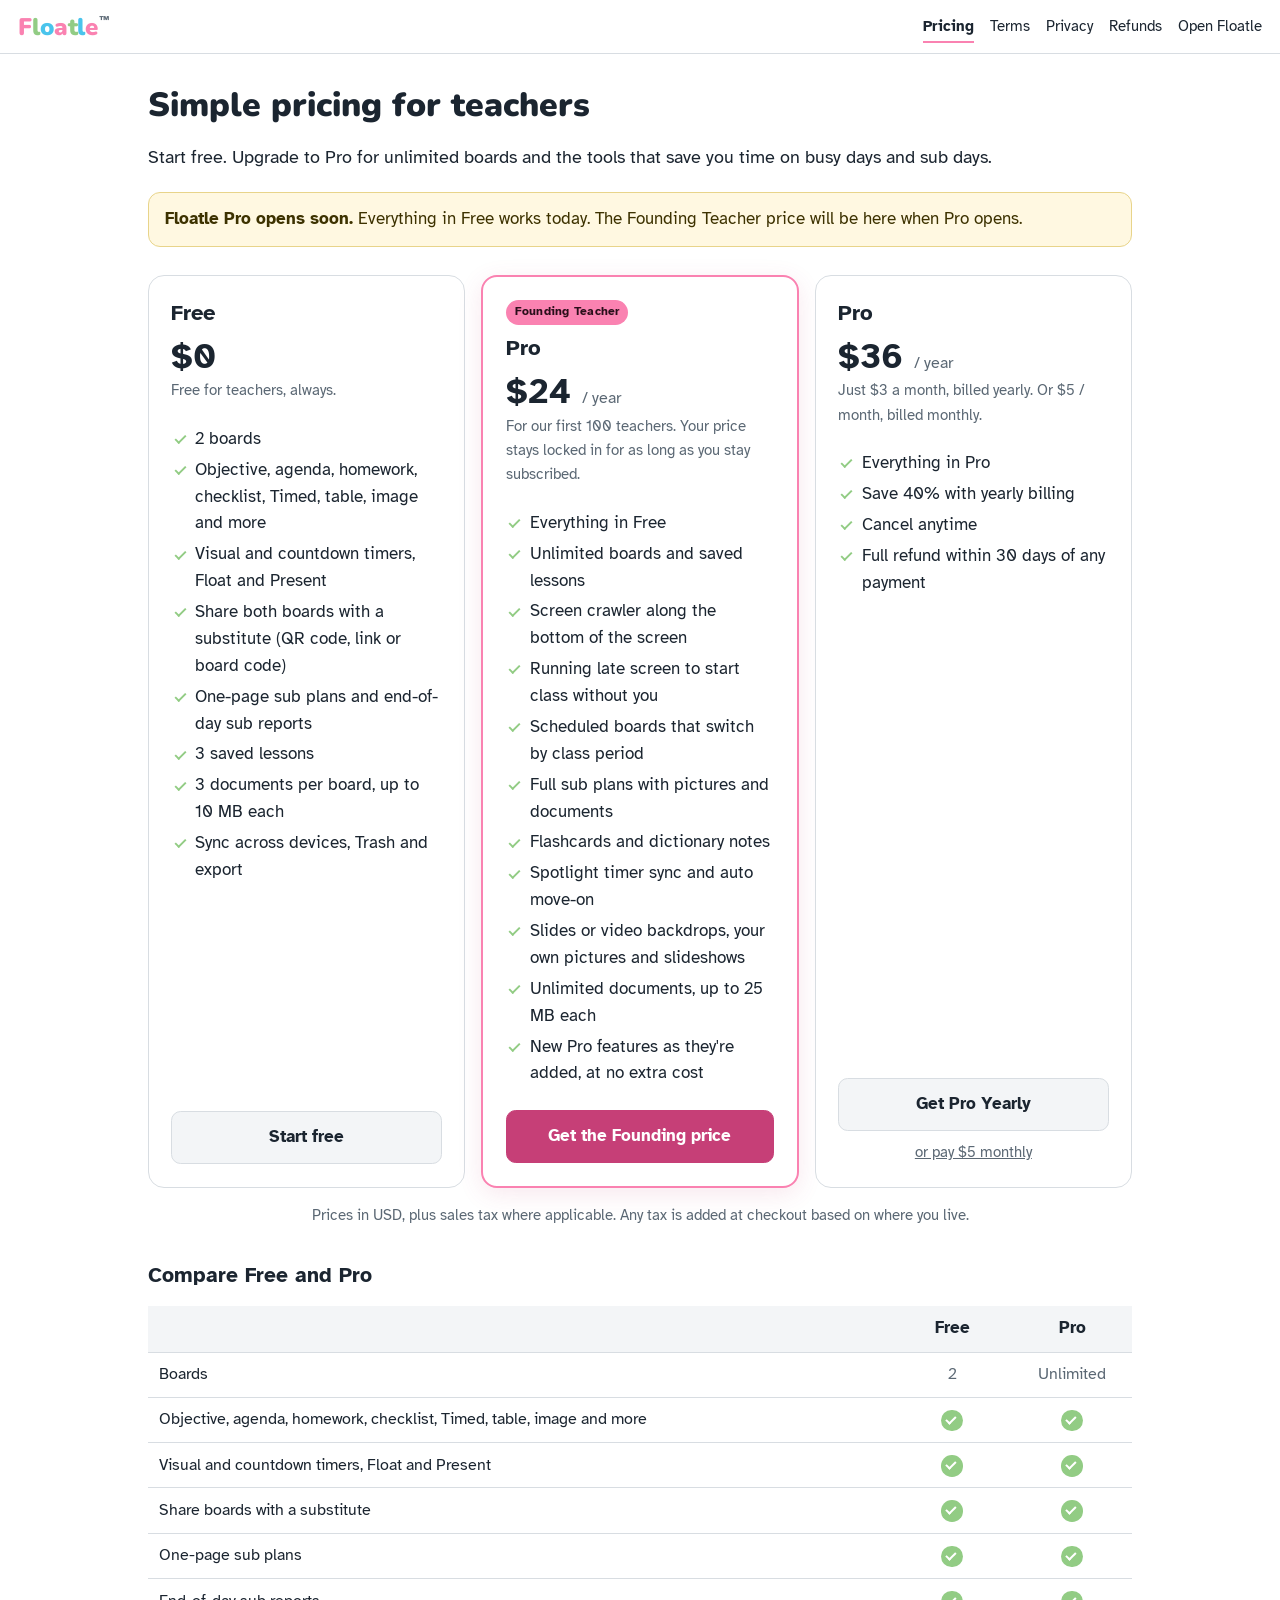
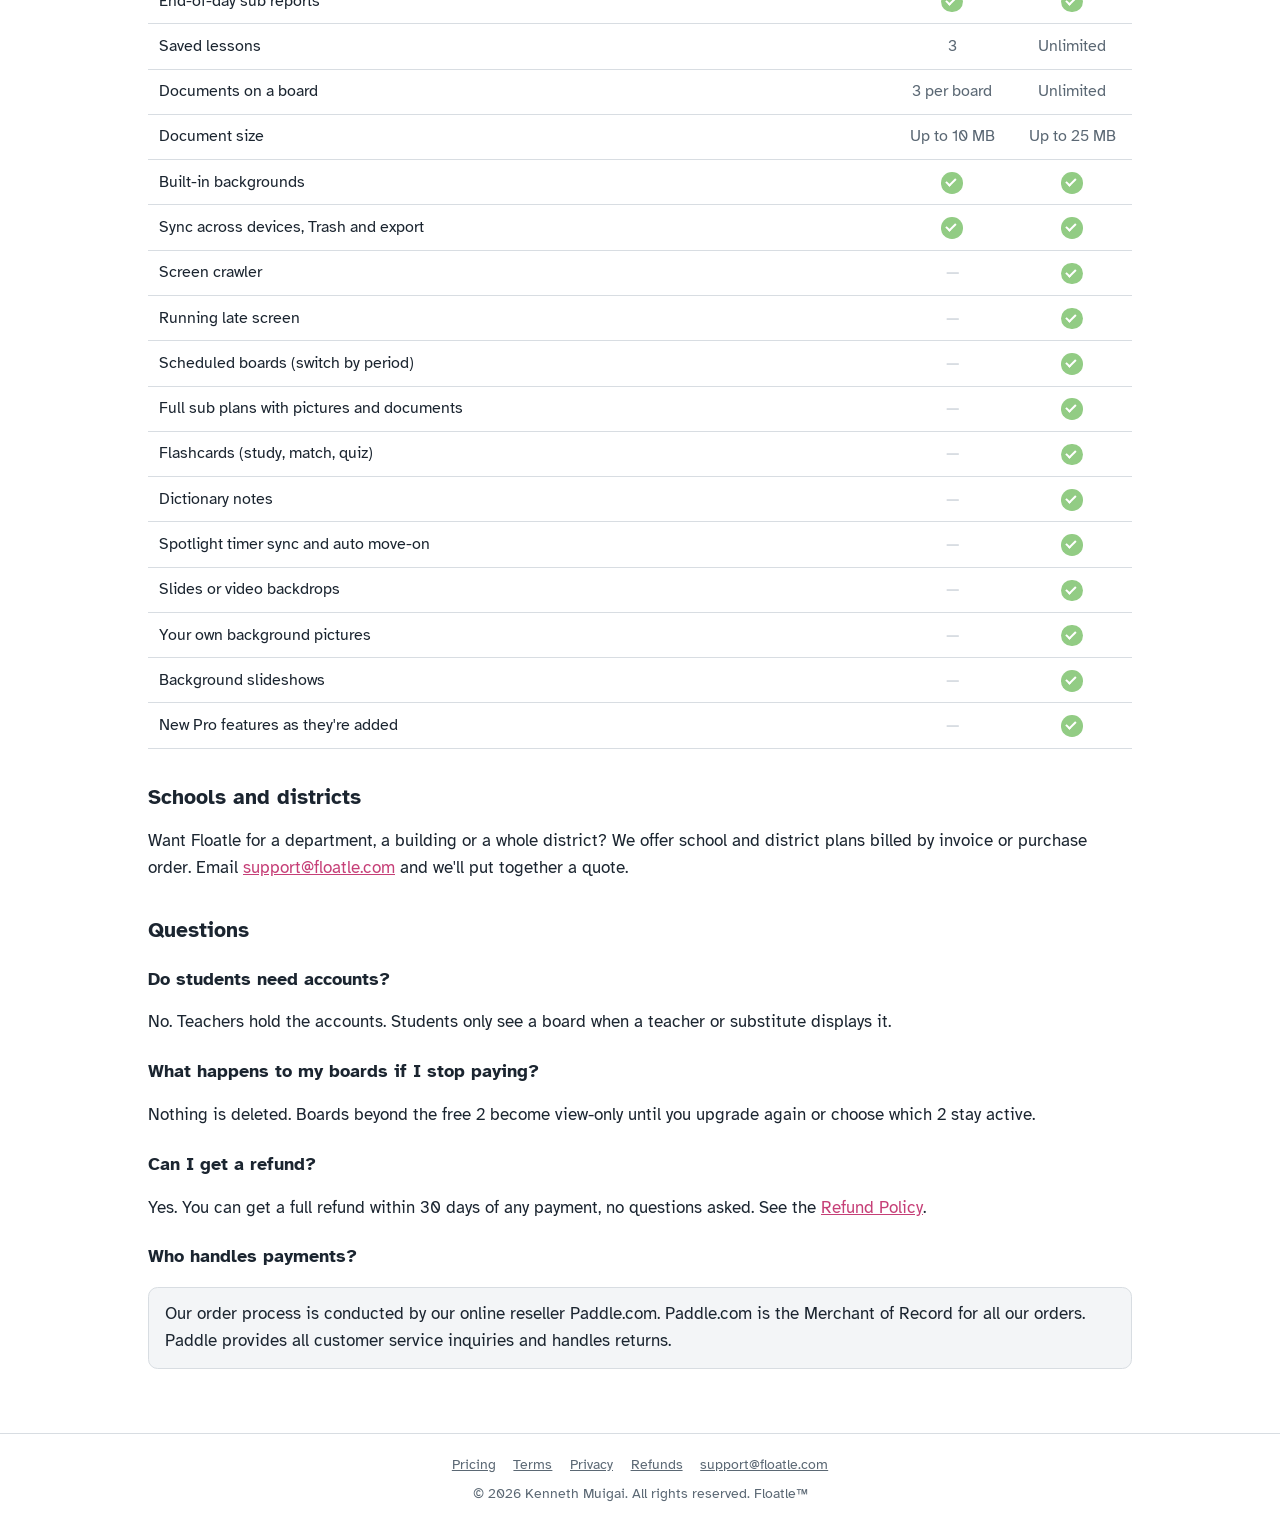
<file: pricing/index.html>
<!doctype html>
<html lang="en">
<head>
<!-- Google tag (gtag.js) -->
<script async src="https://www.googletagmanager.com/gtag/js?id=G-NQ3SSGYQ8H"></script>
<script>
  window.dataLayer = window.dataLayer || [];
  function gtag(){dataLayer.push(arguments);}
  gtag('js', new Date());

  gtag('config', 'G-NQ3SSGYQ8H');
</script>
<!-- PostHog -->
<script>
  !function(t,e){var o,n,p,r;e.__SV||(window.posthog=e,e._i=[],e.init=function(i,s,a){function g(t,e){var o=e.split(".");2==o.length&&(t=t[o[0]],e=o[1]),t[e]=function(){t.push([e].concat(Array.prototype.slice.call(arguments,0)))}}(p=t.createElement("script")).type="text/javascript",p.crossOrigin="anonymous",p.async=!0,p.src=s.api_host.replace(".i.posthog.com","-assets.i.posthog.com")+"/static/array.js",(r=t.getElementsByTagName("script")[0]).parentNode.insertBefore(p,r);var u=e;for(void 0!==a?u=e[a]=[]:a="posthog",u.people=u.people||[],u.toString=function(t){var e="posthog";return"posthog"!==a&&(e+="."+a),t||(e+=" (stub)"),e},u.people.toString=function(){return u.toString(1)+".people (stub)"},o="init capture register register_once register_for_session unregister unregister_for_session getFeatureFlag getFeatureFlagPayload isFeatureEnabled reloadFeatureFlags updateEarlyAccessFeatureEnrollment getEarlyAccessFeatures on onFeatureFlags onSessionId getSurveys getActiveMatchingSurveys renderSurvey canRenderSurvey getNextSurveyStep identify setPersonProperties group resetGroups setPersonPropertiesForFlags resetPersonPropertiesForFlags setGroupPropertiesForFlags resetGroupPropertiesForFlags reset get_distinct_id getGroups get_session_id get_session_replay_url alias set_config startSessionRecording stopSessionRecording sessionRecordingStarted captureException loadToolbar get_property getSessionProperty createPersonProfile opt_in_capturing opt_out_capturing has_opted_in_capturing has_opted_out_capturing clear_opt_in_out_capturing debug".split(" "),n=0;n<o.length;n++)g(u,o[n]);e._i.push([i,s,a])},e.__SV=1)}(document,window.posthog||[]);
  posthog.init('phc_Dftx2VMkqZRaVLuwxFUtVPhwd8fjwW3ZaotViiadcHuT', {
    api_host: 'https://us.i.posthog.com',
    person_profiles: 'identified_only',
    autocapture: true,
    mask_all_text: true,
    mask_all_element_attributes: true,
    capture_pageview: true,
    capture_pageleave: true,
    disable_session_recording: true,
    session_recording: { maskAllInputs: true, maskTextSelector: '*' }
  });
</script>
<meta charset="utf-8">
<meta name="viewport" content="width=device-width, initial-scale=1">
<title>Pricing · Floatle™</title>
<meta name="description" content="Floatle pricing: free for teachers, Pro for unlimited boards and themes.">
<meta name="theme-color" content="#173A55">
<meta name="author" content="Kenneth Muigai">
<link rel="icon" type="image/png" href="/assets/favicon.png">
<link rel="apple-touch-icon" href="/assets/apple-touch-icon.png">
<link rel="preconnect" href="https://fonts.googleapis.com">
<link rel="preconnect" href="https://fonts.gstatic.com" crossorigin>
<link rel="stylesheet" href="https://fonts.googleapis.com/css2?family=Atkinson+Hyperlegible:ital,wght@0,400;0,700;1,400&family=Nunito:wght@900&display=swap">
<link rel="stylesheet" href="/assets/legal.css">
</head>
<body>
<header class="top">
  <a class="brand" href="/" aria-label="Floatle home"><span class="c1">F</span><span class="c2">l</span><span class="c3">o</span><span class="c1">a</span><span class="c2">t</span><span class="c3">l</span><span class="c1">e</span><span class="tm" aria-hidden="true">™</span></a>
  <nav aria-label="Site"><a href="/pricing/" aria-current="page">Pricing</a><a href="/terms/">Terms</a><a href="/privacy/">Privacy</a><a href="/refunds/">Refunds</a><a href="/">Open Floatle</a></nav>
</header>
<main class="wide">
<h1>Simple pricing for teachers</h1>
<p class="lead">Start free. Upgrade to Pro for unlimited boards and the tools that save you time on busy days and sub days.</p>
<p class="launch-note"><b>Floatle Pro opens soon.</b> Everything in Free works today. The Founding Teacher price will be here when Pro opens.</p>

<div class="plans">
  <section class="plan">
    <h2>Free</h2>
    <p class="price">$0</p>
    <p class="alt">Free for teachers, always.</p>
    <ul>
      <li>2 boards</li>
      <li>Objective, agenda, homework, checklist, Timed, table, image and more</li>
      <li>Visual and countdown timers, Float and Present</li>
      <li>Share both boards with a substitute (QR code, link or board code)</li>
      <li>One-page sub plans and end-of-day sub reports</li>
      <li>3 saved lessons</li>
      <li>3 documents per board, up to 10 MB each</li>
      <li>Sync across devices, Trash and export</li>
    </ul>
    <a class="btn" href="/">Start free</a>
  </section>

  <section class="plan featured">
    <span class="tag">Founding Teacher</span>
    <h2>Pro</h2>
    <p class="price">$24 <small>/ year</small></p>
    <p class="alt">For our first 100 teachers. Your price stays locked in for as long as you stay subscribed.</p>
    <ul>
      <li>Everything in Free</li>
      <li>Unlimited boards and saved lessons</li>
      <li>Screen crawler along the bottom of the screen</li>
      <li>Running late screen to start class without you</li>
      <li>Scheduled boards that switch by class period</li>
      <li>Full sub plans with pictures and documents</li>
      <li>Flashcards and dictionary notes</li>
      <li>Spotlight timer sync and auto move-on</li>
      <li>Slides or video backdrops, your own pictures and slideshows</li>
      <li>Unlimited documents, up to 25 MB each</li>
      <li>New Pro features as they're added, at no extra cost</li>
    </ul>
    <a class="btn primary" href="/?upgrade=founding">Get the Founding price</a>
  </section>

  <section class="plan">
    <h2>Pro</h2>
    <p class="price">$36 <small>/ year</small></p>
    <p class="alt">Just $3 a month, billed yearly. Or $5 / month, billed monthly.</p>
    <ul>
      <li>Everything in Pro</li>
      <li>Save 40% with yearly billing</li>
      <li>Cancel anytime</li>
      <li>Full refund within 30 days of any payment</li>
    </ul>
    <a class="btn" href="/?upgrade=yearly">Get Pro Yearly</a>
    <a class="monthly-link" href="/?upgrade=monthly">or pay $5 monthly</a>
  </section>
</div>

<p class="price-note">Prices in USD, plus sales tax where applicable. Any tax is added at checkout based on where you live.</p>

<h2>Compare Free and Pro</h2>
<div class="table-wrap">
<table class="compare">
  <thead><tr><th scope="col"><span class="sr">Feature</span></th><th scope="col">Free</th><th scope="col">Pro</th></tr></thead>
  <tbody>
    <tr><th scope="row">Boards</th><td>2</td><td>Unlimited</td></tr>
    <tr><th scope="row">Objective, agenda, homework, checklist, Timed, table, image and more</th><td><span class="yes" role="img" aria-label="Included"></span></td><td><span class="yes" role="img" aria-label="Included"></span></td></tr>
    <tr><th scope="row">Visual and countdown timers, Float and Present</th><td><span class="yes" role="img" aria-label="Included"></span></td><td><span class="yes" role="img" aria-label="Included"></span></td></tr>
    <tr><th scope="row">Share boards with a substitute</th><td><span class="yes" role="img" aria-label="Included"></span></td><td><span class="yes" role="img" aria-label="Included"></span></td></tr>
    <tr><th scope="row">One-page sub plans</th><td><span class="yes" role="img" aria-label="Included"></span></td><td><span class="yes" role="img" aria-label="Included"></span></td></tr>
    <tr><th scope="row">End-of-day sub reports</th><td><span class="yes" role="img" aria-label="Included"></span></td><td><span class="yes" role="img" aria-label="Included"></span></td></tr>
    <tr><th scope="row">Saved lessons</th><td>3</td><td>Unlimited</td></tr>
    <tr><th scope="row">Documents on a board</th><td>3 per board</td><td>Unlimited</td></tr>
    <tr><th scope="row">Document size</th><td>Up to 10 MB</td><td>Up to 25 MB</td></tr>
    <tr><th scope="row">Built-in backgrounds</th><td><span class="yes" role="img" aria-label="Included"></span></td><td><span class="yes" role="img" aria-label="Included"></span></td></tr>
    <tr><th scope="row">Sync across devices, Trash and export</th><td><span class="yes" role="img" aria-label="Included"></span></td><td><span class="yes" role="img" aria-label="Included"></span></td></tr>
    <tr><th scope="row">Screen crawler</th><td><span class="no" role="img" aria-label="Not included">&mdash;</span></td><td><span class="yes" role="img" aria-label="Included"></span></td></tr>
    <tr><th scope="row">Running late screen</th><td><span class="no" role="img" aria-label="Not included">&mdash;</span></td><td><span class="yes" role="img" aria-label="Included"></span></td></tr>
    <tr><th scope="row">Scheduled boards (switch by period)</th><td><span class="no" role="img" aria-label="Not included">&mdash;</span></td><td><span class="yes" role="img" aria-label="Included"></span></td></tr>
    <tr><th scope="row">Full sub plans with pictures and documents</th><td><span class="no" role="img" aria-label="Not included">&mdash;</span></td><td><span class="yes" role="img" aria-label="Included"></span></td></tr>
    <tr><th scope="row">Flashcards (study, match, quiz)</th><td><span class="no" role="img" aria-label="Not included">&mdash;</span></td><td><span class="yes" role="img" aria-label="Included"></span></td></tr>
    <tr><th scope="row">Dictionary notes</th><td><span class="no" role="img" aria-label="Not included">&mdash;</span></td><td><span class="yes" role="img" aria-label="Included"></span></td></tr>
    <tr><th scope="row">Spotlight timer sync and auto move-on</th><td><span class="no" role="img" aria-label="Not included">&mdash;</span></td><td><span class="yes" role="img" aria-label="Included"></span></td></tr>
    <tr><th scope="row">Slides or video backdrops</th><td><span class="no" role="img" aria-label="Not included">&mdash;</span></td><td><span class="yes" role="img" aria-label="Included"></span></td></tr>
    <tr><th scope="row">Your own background pictures</th><td><span class="no" role="img" aria-label="Not included">&mdash;</span></td><td><span class="yes" role="img" aria-label="Included"></span></td></tr>
    <tr><th scope="row">Background slideshows</th><td><span class="no" role="img" aria-label="Not included">&mdash;</span></td><td><span class="yes" role="img" aria-label="Included"></span></td></tr>
    <tr><th scope="row">New Pro features as they're added</th><td><span class="no" role="img" aria-label="Not included">&mdash;</span></td><td><span class="yes" role="img" aria-label="Included"></span></td></tr>
  </tbody>
</table>
</div>

<h2>Schools and districts</h2>
<p>Want Floatle for a department, a building or a whole district? We offer school and district plans billed by invoice or purchase order. Email <a href="mailto:support@floatle.com">support@floatle.com</a> and we'll put together a quote.</p>

<section class="faq">
<h2>Questions</h2>
<h3>Do students need accounts?</h3>
<p>No. Teachers hold the accounts. Students only see a board when a teacher or substitute displays it.</p>
<h3>What happens to my boards if I stop paying?</h3>
<p>Nothing is deleted. Boards beyond the free 2 become view-only until you upgrade again or choose which 2 stay active.</p>
<h3>Can I get a refund?</h3>
<p>Yes. You can get a full refund within 30 days of any payment, no questions asked. See the <a href="/refunds/">Refund Policy</a>.</p>
<h3>Who handles payments?</h3>
<p class="mor">Our order process is conducted by our online reseller Paddle.com. Paddle.com is the Merchant of Record for all our orders. Paddle provides all customer service inquiries and handles returns.</p>
</section>
</main>
<footer class="foot">
  <nav aria-label="Legal"><a href="/pricing/" aria-current="page">Pricing</a><a href="/terms/">Terms</a><a href="/privacy/">Privacy</a><a href="/refunds/">Refunds</a><a href="mailto:support@floatle.com">support@floatle.com</a></nav>
  <div>&copy; 2026 Kenneth Muigai. All rights reserved. Floatle&trade;</div>
</footer>
</body>
</html>
</file>
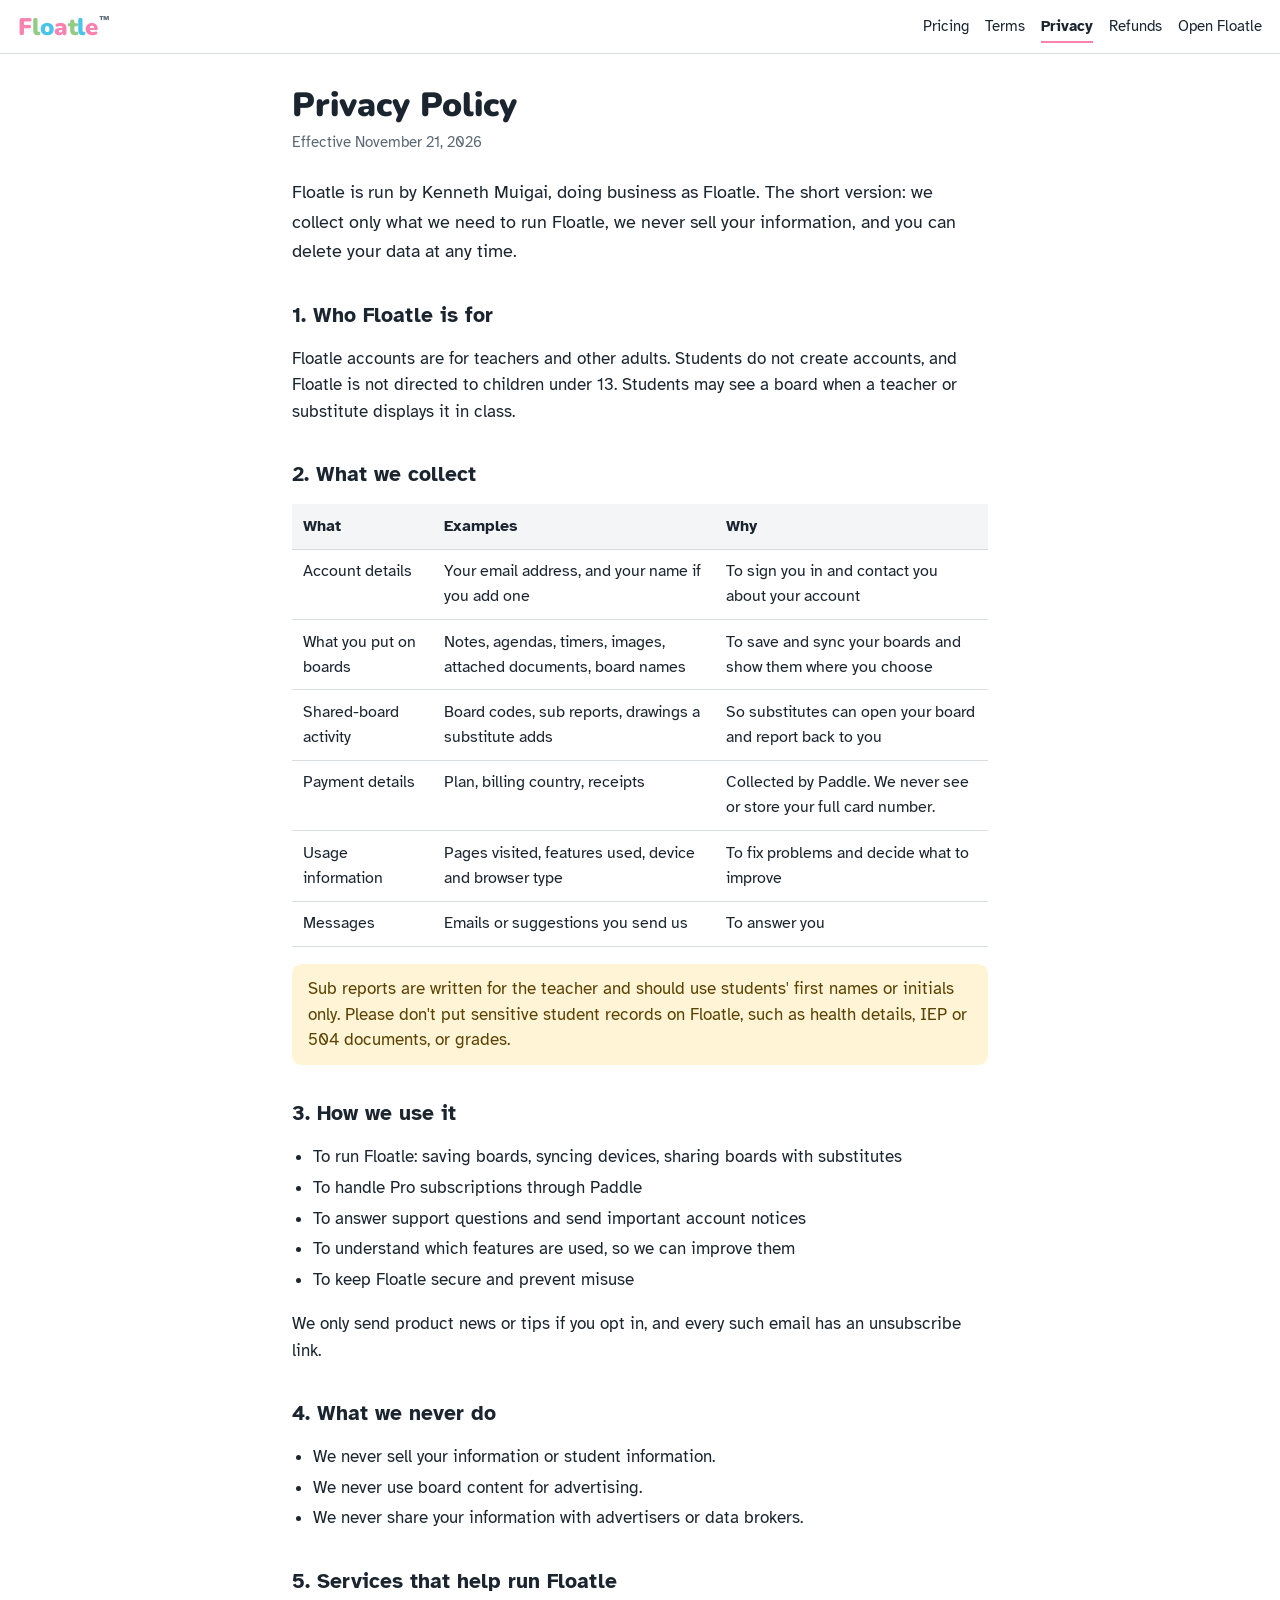
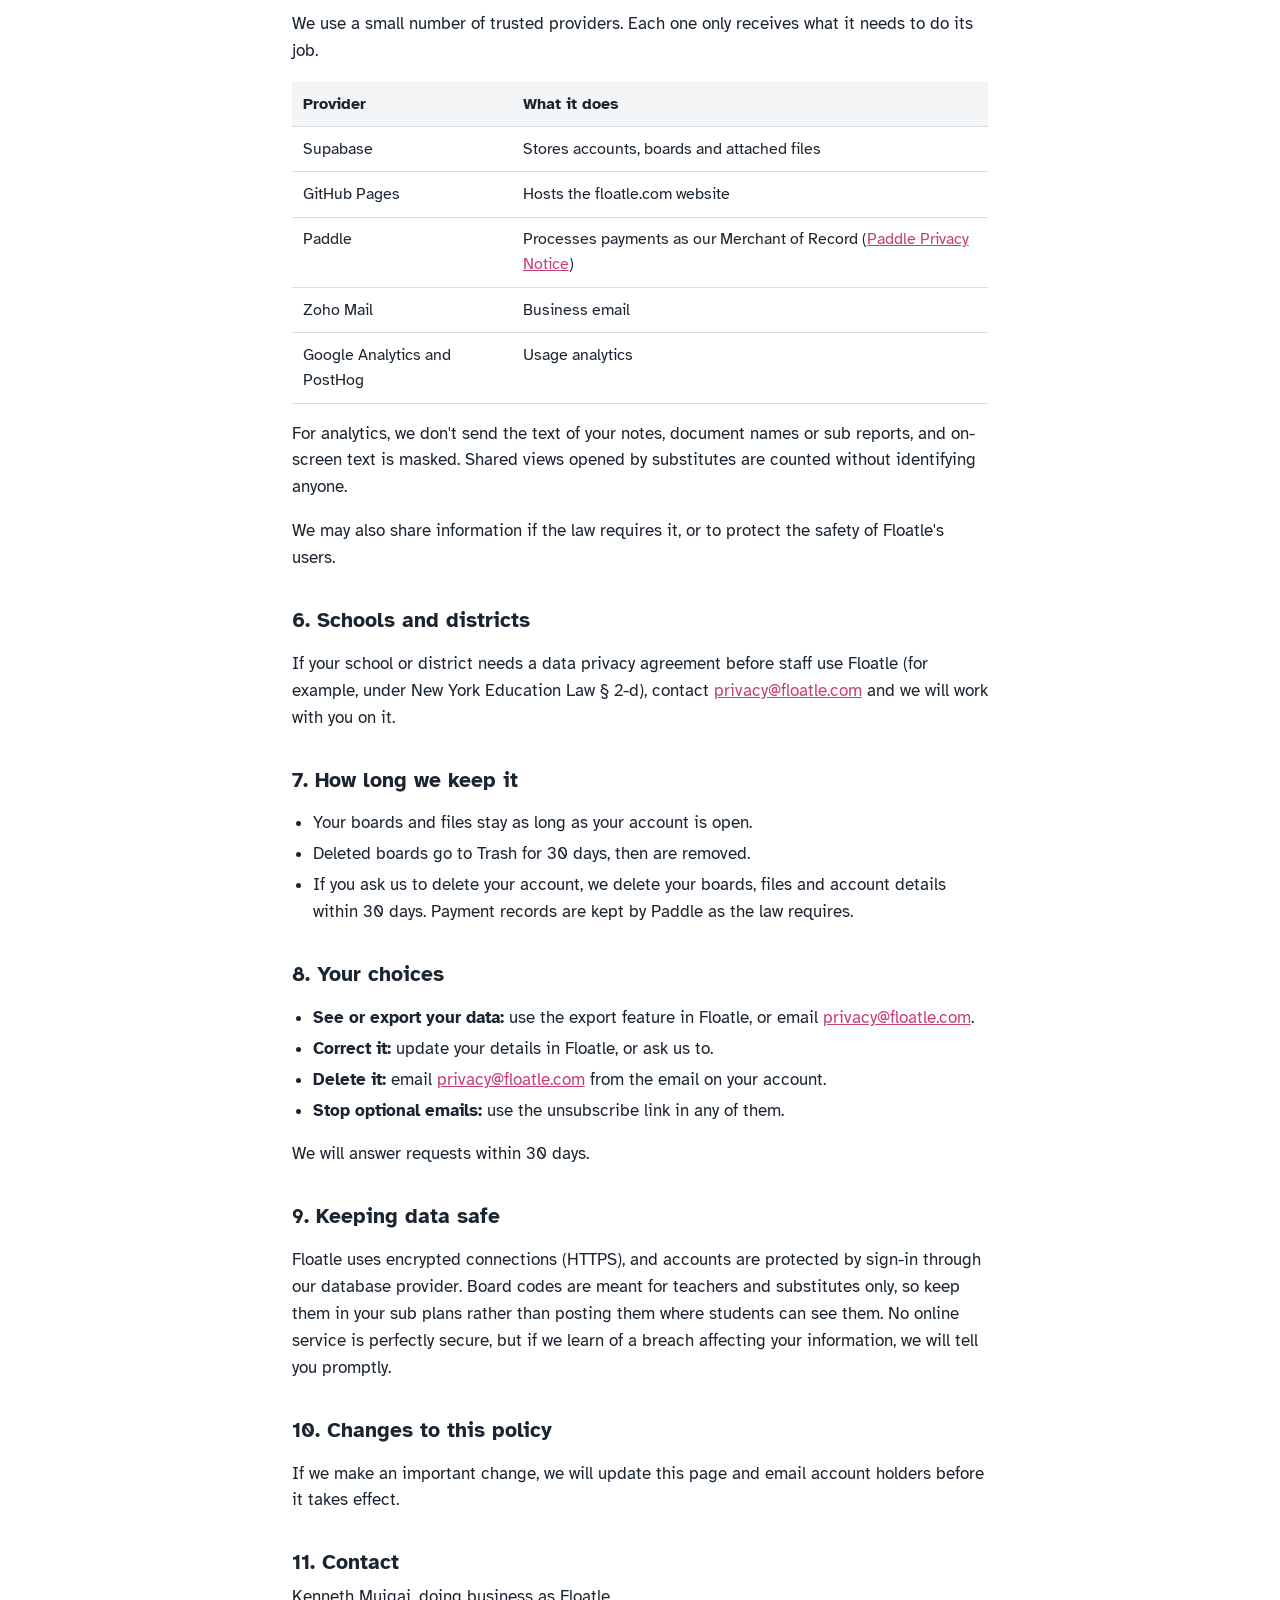
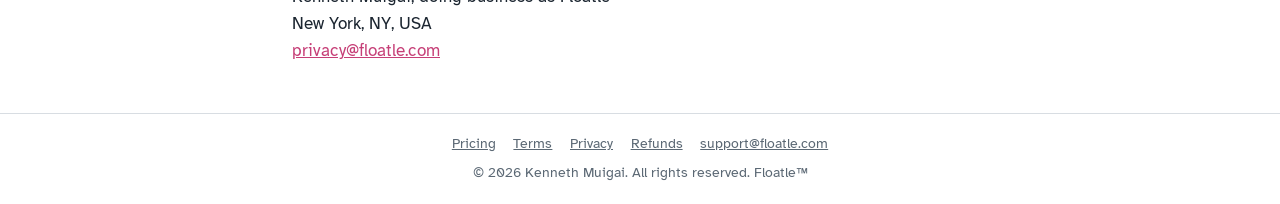
<file: privacy/index.html>
<!doctype html>
<html lang="en">
<head>
<!-- Google tag (gtag.js) -->
<script async src="https://www.googletagmanager.com/gtag/js?id=G-NQ3SSGYQ8H"></script>
<script>
  window.dataLayer = window.dataLayer || [];
  function gtag(){dataLayer.push(arguments);}
  gtag('js', new Date());

  gtag('config', 'G-NQ3SSGYQ8H');
</script>
<!-- PostHog -->
<script>
  !function(t,e){var o,n,p,r;e.__SV||(window.posthog=e,e._i=[],e.init=function(i,s,a){function g(t,e){var o=e.split(".");2==o.length&&(t=t[o[0]],e=o[1]),t[e]=function(){t.push([e].concat(Array.prototype.slice.call(arguments,0)))}}(p=t.createElement("script")).type="text/javascript",p.crossOrigin="anonymous",p.async=!0,p.src=s.api_host.replace(".i.posthog.com","-assets.i.posthog.com")+"/static/array.js",(r=t.getElementsByTagName("script")[0]).parentNode.insertBefore(p,r);var u=e;for(void 0!==a?u=e[a]=[]:a="posthog",u.people=u.people||[],u.toString=function(t){var e="posthog";return"posthog"!==a&&(e+="."+a),t||(e+=" (stub)"),e},u.people.toString=function(){return u.toString(1)+".people (stub)"},o="init capture register register_once register_for_session unregister unregister_for_session getFeatureFlag getFeatureFlagPayload isFeatureEnabled reloadFeatureFlags updateEarlyAccessFeatureEnrollment getEarlyAccessFeatures on onFeatureFlags onSessionId getSurveys getActiveMatchingSurveys renderSurvey canRenderSurvey getNextSurveyStep identify setPersonProperties group resetGroups setPersonPropertiesForFlags resetPersonPropertiesForFlags setGroupPropertiesForFlags resetGroupPropertiesForFlags reset get_distinct_id getGroups get_session_id get_session_replay_url alias set_config startSessionRecording stopSessionRecording sessionRecordingStarted captureException loadToolbar get_property getSessionProperty createPersonProfile opt_in_capturing opt_out_capturing has_opted_in_capturing has_opted_out_capturing clear_opt_in_out_capturing debug".split(" "),n=0;n<o.length;n++)g(u,o[n]);e._i.push([i,s,a])},e.__SV=1)}(document,window.posthog||[]);
  posthog.init('phc_Dftx2VMkqZRaVLuwxFUtVPhwd8fjwW3ZaotViiadcHuT', {
    api_host: 'https://us.i.posthog.com',
    person_profiles: 'identified_only',
    autocapture: true,
    mask_all_text: true,
    mask_all_element_attributes: true,
    capture_pageview: true,
    capture_pageleave: true,
    disable_session_recording: true,
    session_recording: { maskAllInputs: true, maskTextSelector: '*' }
  });
</script>
<meta charset="utf-8">
<meta name="viewport" content="width=device-width, initial-scale=1">
<title>Privacy Policy · Floatle™</title>
<meta name="description" content="How Floatle collects, uses and protects information.">
<meta name="theme-color" content="#173A55">
<meta name="author" content="Kenneth Muigai">
<link rel="icon" type="image/png" href="/assets/favicon.png">
<link rel="apple-touch-icon" href="/assets/apple-touch-icon.png">
<link rel="preconnect" href="https://fonts.googleapis.com">
<link rel="preconnect" href="https://fonts.gstatic.com" crossorigin>
<link rel="stylesheet" href="https://fonts.googleapis.com/css2?family=Atkinson+Hyperlegible:ital,wght@0,400;0,700;1,400&family=Nunito:wght@900&display=swap">
<link rel="stylesheet" href="/assets/legal.css">
</head>
<body>
<header class="top">
  <a class="brand" href="/" aria-label="Floatle home"><span class="c1">F</span><span class="c2">l</span><span class="c3">o</span><span class="c1">a</span><span class="c2">t</span><span class="c3">l</span><span class="c1">e</span><span class="tm" aria-hidden="true">™</span></a>
  <nav aria-label="Site"><a href="/pricing/">Pricing</a><a href="/terms/">Terms</a><a href="/privacy/" aria-current="page">Privacy</a><a href="/refunds/">Refunds</a><a href="/">Open Floatle</a></nav>
</header>
<main>
<h1>Privacy Policy</h1>
<p class="updated">Effective November 21, 2026</p>

<p class="lead">Floatle is run by Kenneth Muigai, doing business as Floatle. The short version: we collect only what we need to run Floatle, we never sell your information, and you can delete your data at any time.</p>

<h2>1. Who Floatle is for</h2>
<p>Floatle accounts are for teachers and other adults. Students do not create accounts, and Floatle is not directed to children under 13. Students may see a board when a teacher or substitute displays it in class.</p>

<h2>2. What we collect</h2>
<div class="table-wrap">
<table>
  <thead><tr><th scope="col">What</th><th scope="col">Examples</th><th scope="col">Why</th></tr></thead>
  <tbody>
    <tr><td>Account details</td><td>Your email address, and your name if you add one</td><td>To sign you in and contact you about your account</td></tr>
    <tr><td>What you put on boards</td><td>Notes, agendas, timers, images, attached documents, board names</td><td>To save and sync your boards and show them where you choose</td></tr>
    <tr><td>Shared-board activity</td><td>Board codes, sub reports, drawings a substitute adds</td><td>So substitutes can open your board and report back to you</td></tr>
    <tr><td>Payment details</td><td>Plan, billing country, receipts</td><td>Collected by Paddle. We never see or store your full card number.</td></tr>
    <tr><td>Usage information</td><td>Pages visited, features used, device and browser type</td><td>To fix problems and decide what to improve</td></tr>
    <tr><td>Messages</td><td>Emails or suggestions you send us</td><td>To answer you</td></tr>
  </tbody>
</table>
</div>
<p class="note">Sub reports are written for the teacher and should use students' first names or initials only. Please don't put sensitive student records on Floatle, such as health details, IEP or 504 documents, or grades.</p>

<h2>3. How we use it</h2>
<ul>
  <li>To run Floatle: saving boards, syncing devices, sharing boards with substitutes</li>
  <li>To handle Pro subscriptions through Paddle</li>
  <li>To answer support questions and send important account notices</li>
  <li>To understand which features are used, so we can improve them</li>
  <li>To keep Floatle secure and prevent misuse</li>
</ul>
<p>We only send product news or tips if you opt in, and every such email has an unsubscribe link.</p>

<h2>4. What we never do</h2>
<ul>
  <li>We never sell your information or student information.</li>
  <li>We never use board content for advertising.</li>
  <li>We never share your information with advertisers or data brokers.</li>
</ul>

<h2>5. Services that help run Floatle</h2>
<p>We use a small number of trusted providers. Each one only receives what it needs to do its job.</p>
<div class="table-wrap">
<table>
  <thead><tr><th scope="col">Provider</th><th scope="col">What it does</th></tr></thead>
  <tbody>
    <tr><td>Supabase</td><td>Stores accounts, boards and attached files</td></tr>
    <tr><td>GitHub Pages</td><td>Hosts the floatle.com website</td></tr>
    <tr><td>Paddle</td><td>Processes payments as our Merchant of Record (<a href="https://www.paddle.com/legal/privacy">Paddle Privacy Notice</a>)</td></tr>
    <tr><td>Zoho Mail</td><td>Business email</td></tr>
    <tr><td>Google Analytics and PostHog</td><td>Usage analytics</td></tr>
  </tbody>
</table>
</div>
<p>For analytics, we don't send the text of your notes, document names or sub reports, and on-screen text is masked. Shared views opened by substitutes are counted without identifying anyone.</p>
<p>We may also share information if the law requires it, or to protect the safety of Floatle's users.</p>

<h2>6. Schools and districts</h2>
<p>If your school or district needs a data privacy agreement before staff use Floatle (for example, under New York Education Law &sect; 2-d), contact <a href="mailto:privacy@floatle.com">privacy@floatle.com</a> and we will work with you on it.</p>

<h2>7. How long we keep it</h2>
<ul>
  <li>Your boards and files stay as long as your account is open.</li>
  <li>Deleted boards go to Trash for 30 days, then are removed.</li>
  <li>If you ask us to delete your account, we delete your boards, files and account details within 30 days. Payment records are kept by Paddle as the law requires.</li>
</ul>

<h2>8. Your choices</h2>
<ul>
  <li><strong>See or export your data:</strong> use the export feature in Floatle, or email <a href="mailto:privacy@floatle.com">privacy@floatle.com</a>.</li>
  <li><strong>Correct it:</strong> update your details in Floatle, or ask us to.</li>
  <li><strong>Delete it:</strong> email <a href="mailto:privacy@floatle.com">privacy@floatle.com</a> from the email on your account.</li>
  <li><strong>Stop optional emails:</strong> use the unsubscribe link in any of them.</li>
</ul>
<p>We will answer requests within 30 days.</p>

<h2>9. Keeping data safe</h2>
<p>Floatle uses encrypted connections (HTTPS), and accounts are protected by sign-in through our database provider. Board codes are meant for teachers and substitutes only, so keep them in your sub plans rather than posting them where students can see them. No online service is perfectly secure, but if we learn of a breach affecting your information, we will tell you promptly.</p>

<h2>10. Changes to this policy</h2>
<p>If we make an important change, we will update this page and email account holders before it takes effect.</p>

<h2>11. Contact</h2>
<address>Kenneth Muigai, doing business as Floatle<br>
New York, NY, USA<br>
<a href="mailto:privacy@floatle.com">privacy@floatle.com</a></address>
</main>
<footer class="foot">
  <nav aria-label="Legal"><a href="/pricing/">Pricing</a><a href="/terms/">Terms</a><a href="/privacy/" aria-current="page">Privacy</a><a href="/refunds/">Refunds</a><a href="mailto:support@floatle.com">support@floatle.com</a></nav>
  <div>&copy; 2026 Kenneth Muigai. All rights reserved. Floatle&trade;</div>
</footer>
</body>
</html>
</file>
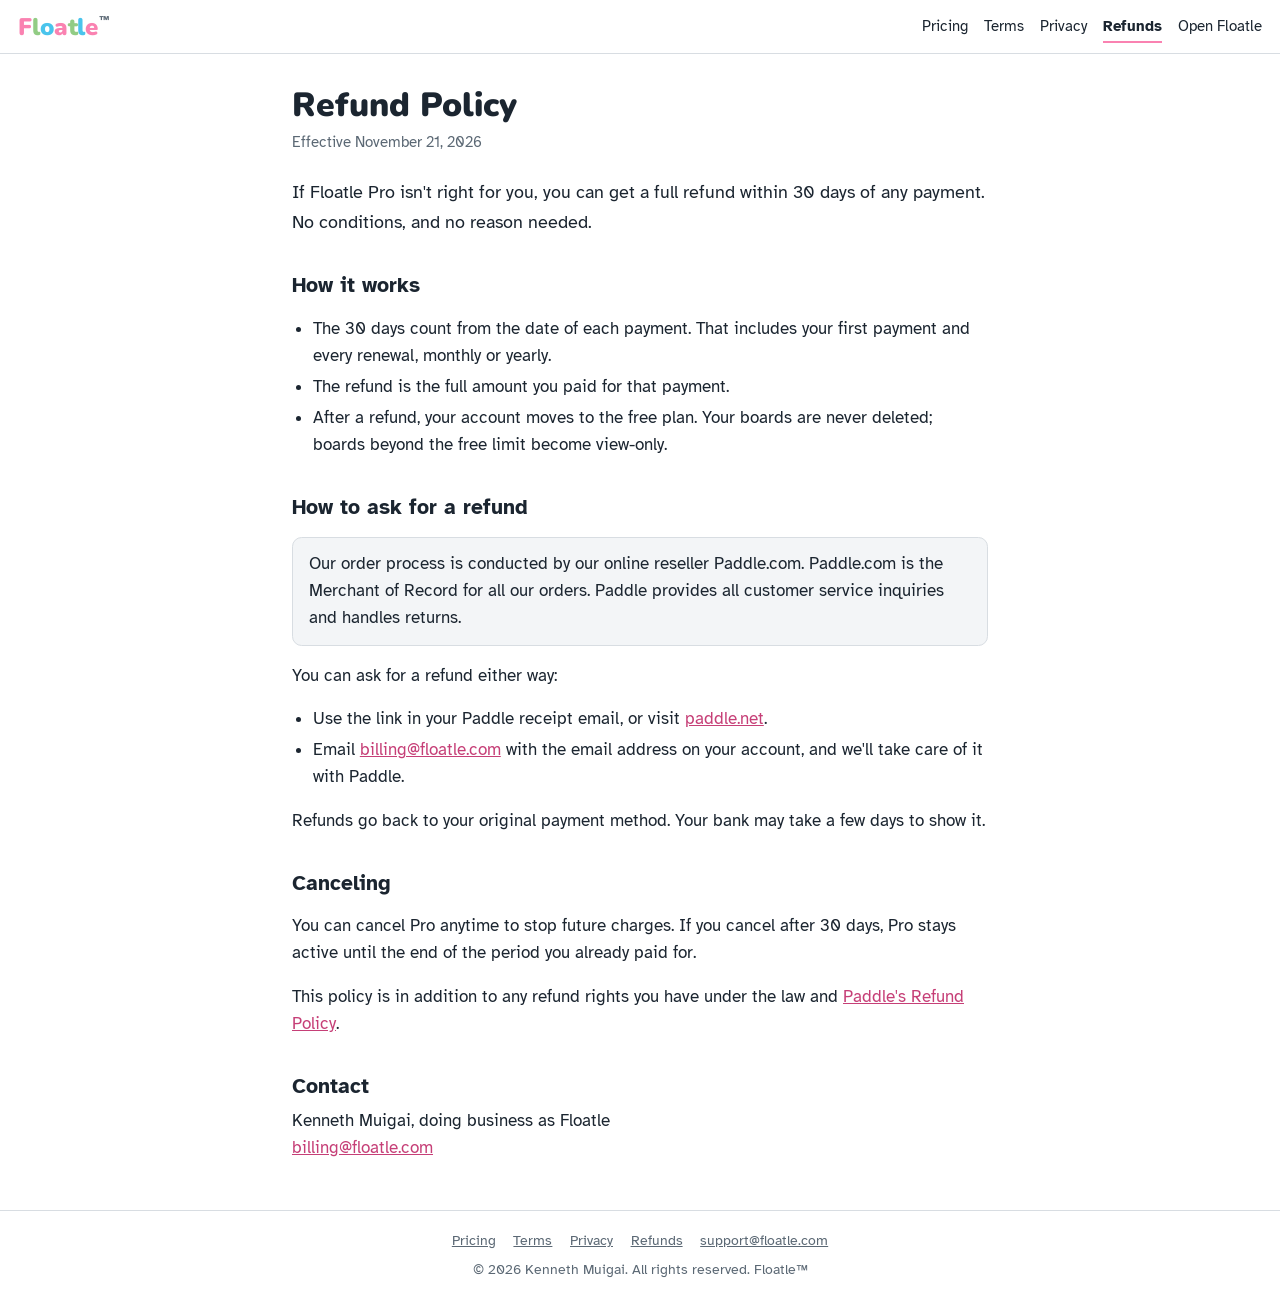
<file: refunds/index.html>
<!doctype html>
<html lang="en">
<head>
<!-- Google tag (gtag.js) -->
<script async src="https://www.googletagmanager.com/gtag/js?id=G-NQ3SSGYQ8H"></script>
<script>
  window.dataLayer = window.dataLayer || [];
  function gtag(){dataLayer.push(arguments);}
  gtag('js', new Date());

  gtag('config', 'G-NQ3SSGYQ8H');
</script>
<!-- PostHog -->
<script>
  !function(t,e){var o,n,p,r;e.__SV||(window.posthog=e,e._i=[],e.init=function(i,s,a){function g(t,e){var o=e.split(".");2==o.length&&(t=t[o[0]],e=o[1]),t[e]=function(){t.push([e].concat(Array.prototype.slice.call(arguments,0)))}}(p=t.createElement("script")).type="text/javascript",p.crossOrigin="anonymous",p.async=!0,p.src=s.api_host.replace(".i.posthog.com","-assets.i.posthog.com")+"/static/array.js",(r=t.getElementsByTagName("script")[0]).parentNode.insertBefore(p,r);var u=e;for(void 0!==a?u=e[a]=[]:a="posthog",u.people=u.people||[],u.toString=function(t){var e="posthog";return"posthog"!==a&&(e+="."+a),t||(e+=" (stub)"),e},u.people.toString=function(){return u.toString(1)+".people (stub)"},o="init capture register register_once register_for_session unregister unregister_for_session getFeatureFlag getFeatureFlagPayload isFeatureEnabled reloadFeatureFlags updateEarlyAccessFeatureEnrollment getEarlyAccessFeatures on onFeatureFlags onSessionId getSurveys getActiveMatchingSurveys renderSurvey canRenderSurvey getNextSurveyStep identify setPersonProperties group resetGroups setPersonPropertiesForFlags resetPersonPropertiesForFlags setGroupPropertiesForFlags resetGroupPropertiesForFlags reset get_distinct_id getGroups get_session_id get_session_replay_url alias set_config startSessionRecording stopSessionRecording sessionRecordingStarted captureException loadToolbar get_property getSessionProperty createPersonProfile opt_in_capturing opt_out_capturing has_opted_in_capturing has_opted_out_capturing clear_opt_in_out_capturing debug".split(" "),n=0;n<o.length;n++)g(u,o[n]);e._i.push([i,s,a])},e.__SV=1)}(document,window.posthog||[]);
  posthog.init('phc_Dftx2VMkqZRaVLuwxFUtVPhwd8fjwW3ZaotViiadcHuT', {
    api_host: 'https://us.i.posthog.com',
    person_profiles: 'identified_only',
    autocapture: true,
    mask_all_text: true,
    mask_all_element_attributes: true,
    capture_pageview: true,
    capture_pageleave: true,
    disable_session_recording: true,
    session_recording: { maskAllInputs: true, maskTextSelector: '*' }
  });
</script>
<meta charset="utf-8">
<meta name="viewport" content="width=device-width, initial-scale=1">
<title>Refund Policy · Floatle™</title>
<meta name="description" content="Floatle Pro refund policy: full refund within 30 days of any payment.">
<meta name="theme-color" content="#173A55">
<meta name="author" content="Kenneth Muigai">
<link rel="icon" type="image/png" href="/assets/favicon.png">
<link rel="apple-touch-icon" href="/assets/apple-touch-icon.png">
<link rel="preconnect" href="https://fonts.googleapis.com">
<link rel="preconnect" href="https://fonts.gstatic.com" crossorigin>
<link rel="stylesheet" href="https://fonts.googleapis.com/css2?family=Atkinson+Hyperlegible:ital,wght@0,400;0,700;1,400&family=Nunito:wght@900&display=swap">
<link rel="stylesheet" href="/assets/legal.css">
</head>
<body>
<header class="top">
  <a class="brand" href="/" aria-label="Floatle home"><span class="c1">F</span><span class="c2">l</span><span class="c3">o</span><span class="c1">a</span><span class="c2">t</span><span class="c3">l</span><span class="c1">e</span><span class="tm" aria-hidden="true">™</span></a>
  <nav aria-label="Site"><a href="/pricing/">Pricing</a><a href="/terms/">Terms</a><a href="/privacy/">Privacy</a><a href="/refunds/" aria-current="page">Refunds</a><a href="/">Open Floatle</a></nav>
</header>
<main>
<h1>Refund Policy</h1>
<p class="updated">Effective November 21, 2026</p>

<p class="lead">If Floatle Pro isn't right for you, you can get a full refund within 30 days of any payment. No conditions, and no reason needed.</p>

<h2>How it works</h2>
<ul>
  <li>The 30 days count from the date of each payment. That includes your first payment and every renewal, monthly or yearly.</li>
  <li>The refund is the full amount you paid for that payment.</li>
  <li>After a refund, your account moves to the free plan. Your boards are never deleted; boards beyond the free limit become view-only.</li>
</ul>

<h2>How to ask for a refund</h2>
<p class="mor">Our order process is conducted by our online reseller Paddle.com. Paddle.com is the Merchant of Record for all our orders. Paddle provides all customer service inquiries and handles returns.</p>
<p>You can ask for a refund either way:</p>
<ul>
  <li>Use the link in your Paddle receipt email, or visit <a href="https://paddle.net">paddle.net</a>.</li>
  <li>Email <a href="mailto:billing@floatle.com">billing@floatle.com</a> with the email address on your account, and we'll take care of it with Paddle.</li>
</ul>
<p>Refunds go back to your original payment method. Your bank may take a few days to show it.</p>

<h2>Canceling</h2>
<p>You can cancel Pro anytime to stop future charges. If you cancel after 30 days, Pro stays active until the end of the period you already paid for.</p>
<p>This policy is in addition to any refund rights you have under the law and <a href="https://www.paddle.com/legal/refund-policy">Paddle's Refund Policy</a>.</p>

<h2>Contact</h2>
<address>Kenneth Muigai, doing business as Floatle<br>
<a href="mailto:billing@floatle.com">billing@floatle.com</a></address>
</main>
<footer class="foot">
  <nav aria-label="Legal"><a href="/pricing/">Pricing</a><a href="/terms/">Terms</a><a href="/privacy/">Privacy</a><a href="/refunds/" aria-current="page">Refunds</a><a href="mailto:support@floatle.com">support@floatle.com</a></nav>
  <div>&copy; 2026 Kenneth Muigai. All rights reserved. Floatle&trade;</div>
</footer>
</body>
</html>
</file>
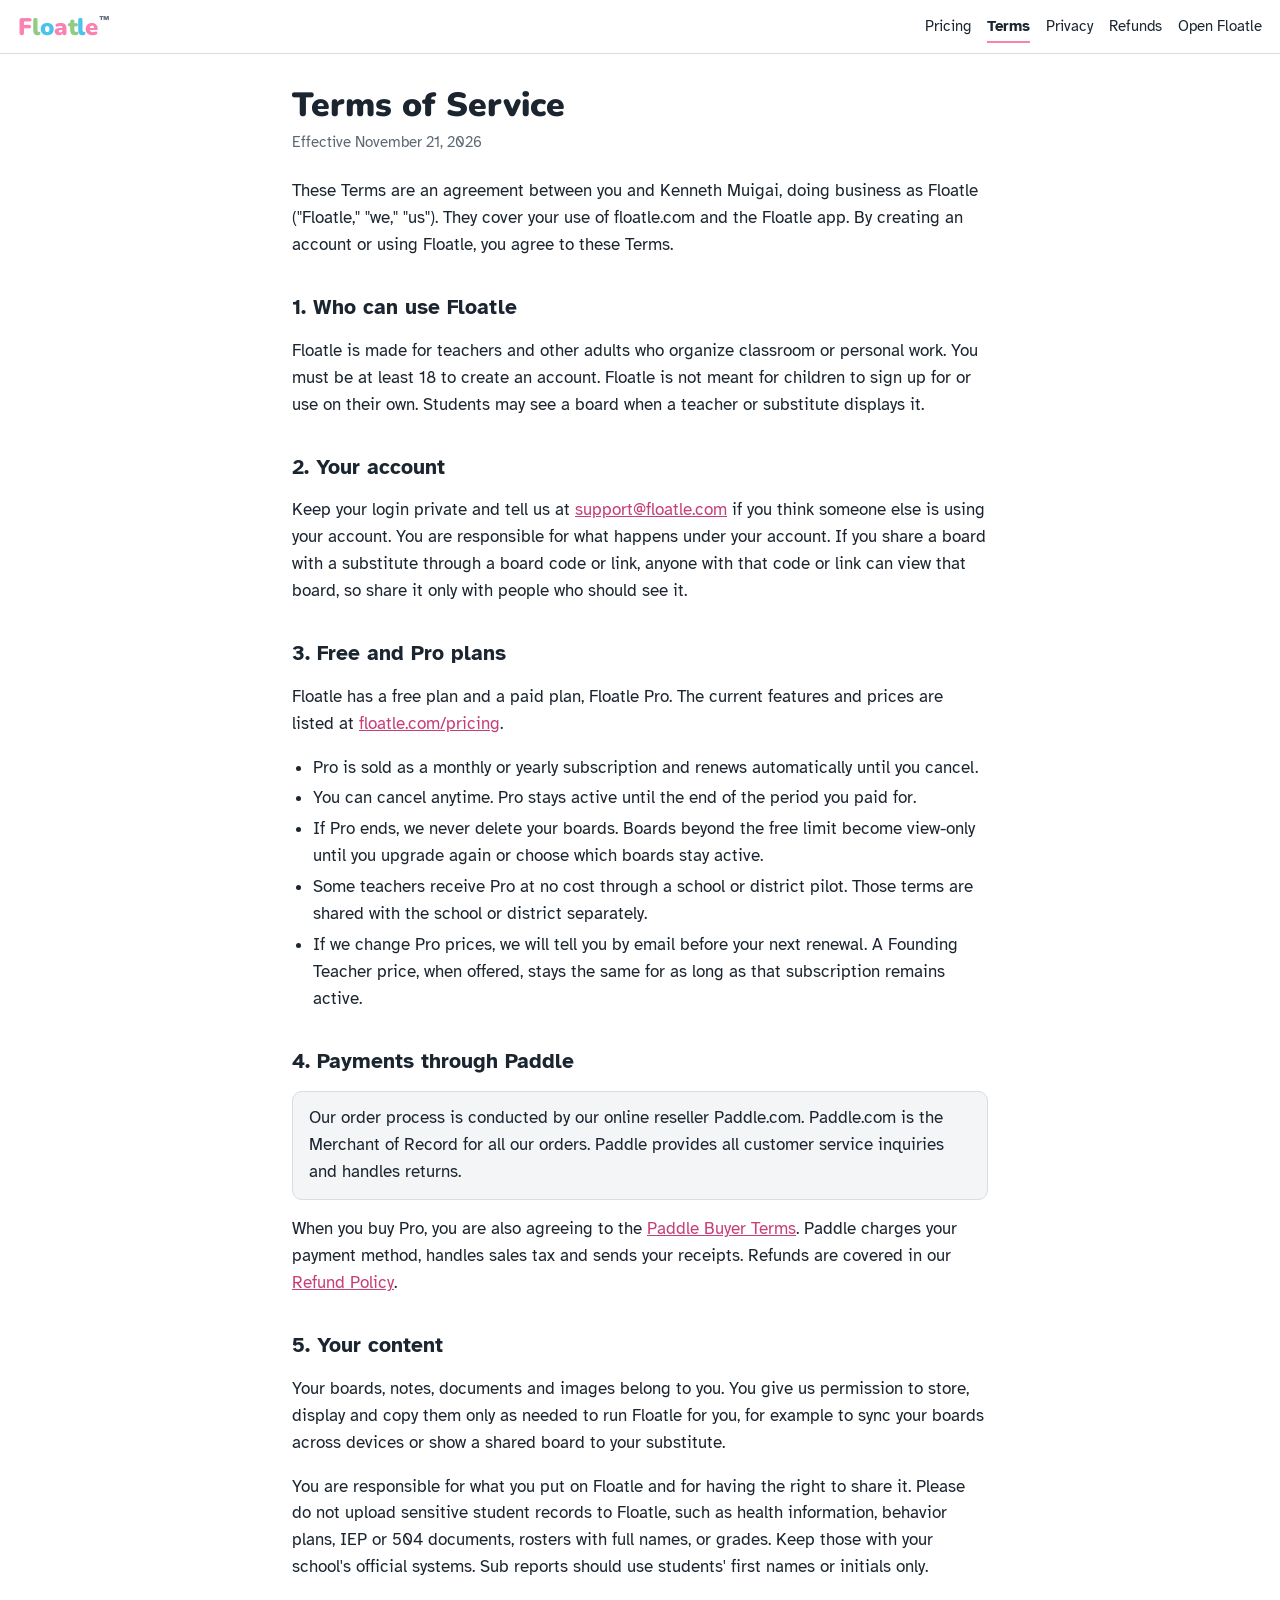
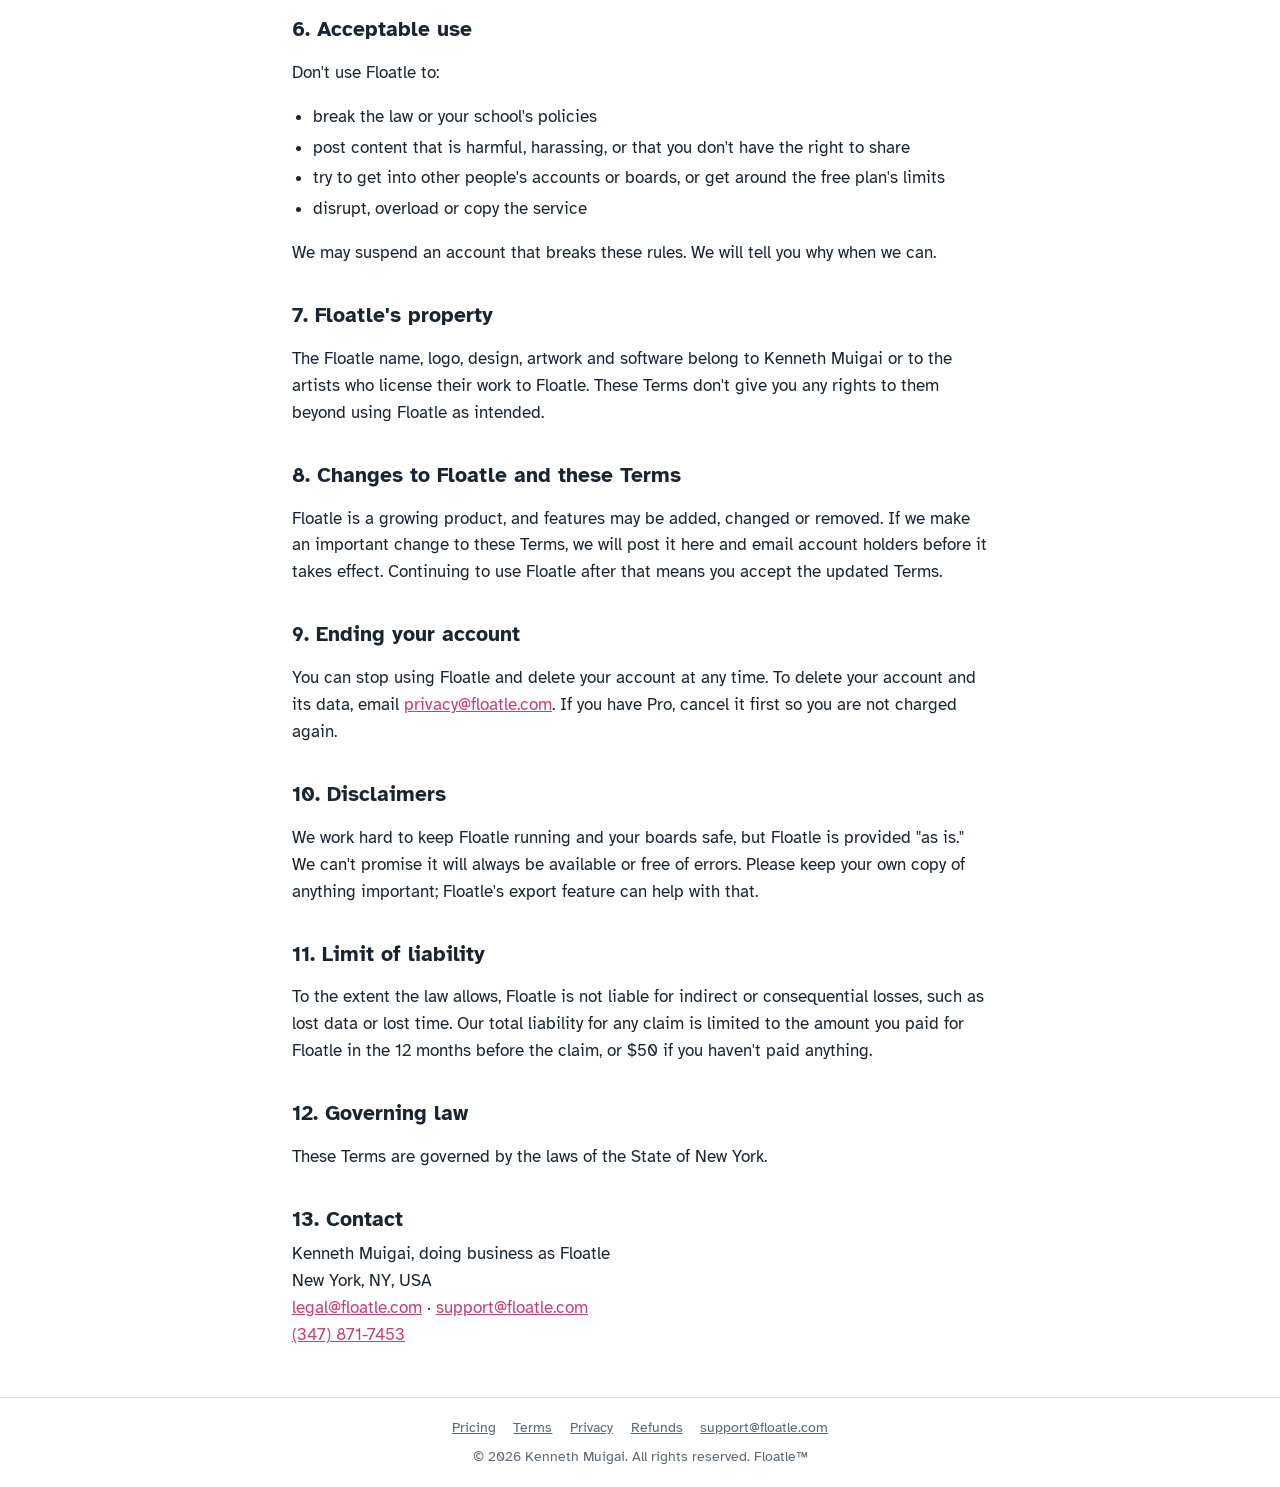
<file: terms/index.html>
<!doctype html>
<html lang="en">
<head>
<!-- Google tag (gtag.js) -->
<script async src="https://www.googletagmanager.com/gtag/js?id=G-NQ3SSGYQ8H"></script>
<script>
  window.dataLayer = window.dataLayer || [];
  function gtag(){dataLayer.push(arguments);}
  gtag('js', new Date());

  gtag('config', 'G-NQ3SSGYQ8H');
</script>
<!-- PostHog -->
<script>
  !function(t,e){var o,n,p,r;e.__SV||(window.posthog=e,e._i=[],e.init=function(i,s,a){function g(t,e){var o=e.split(".");2==o.length&&(t=t[o[0]],e=o[1]),t[e]=function(){t.push([e].concat(Array.prototype.slice.call(arguments,0)))}}(p=t.createElement("script")).type="text/javascript",p.crossOrigin="anonymous",p.async=!0,p.src=s.api_host.replace(".i.posthog.com","-assets.i.posthog.com")+"/static/array.js",(r=t.getElementsByTagName("script")[0]).parentNode.insertBefore(p,r);var u=e;for(void 0!==a?u=e[a]=[]:a="posthog",u.people=u.people||[],u.toString=function(t){var e="posthog";return"posthog"!==a&&(e+="."+a),t||(e+=" (stub)"),e},u.people.toString=function(){return u.toString(1)+".people (stub)"},o="init capture register register_once register_for_session unregister unregister_for_session getFeatureFlag getFeatureFlagPayload isFeatureEnabled reloadFeatureFlags updateEarlyAccessFeatureEnrollment getEarlyAccessFeatures on onFeatureFlags onSessionId getSurveys getActiveMatchingSurveys renderSurvey canRenderSurvey getNextSurveyStep identify setPersonProperties group resetGroups setPersonPropertiesForFlags resetPersonPropertiesForFlags setGroupPropertiesForFlags resetGroupPropertiesForFlags reset get_distinct_id getGroups get_session_id get_session_replay_url alias set_config startSessionRecording stopSessionRecording sessionRecordingStarted captureException loadToolbar get_property getSessionProperty createPersonProfile opt_in_capturing opt_out_capturing has_opted_in_capturing has_opted_out_capturing clear_opt_in_out_capturing debug".split(" "),n=0;n<o.length;n++)g(u,o[n]);e._i.push([i,s,a])},e.__SV=1)}(document,window.posthog||[]);
  posthog.init('phc_Dftx2VMkqZRaVLuwxFUtVPhwd8fjwW3ZaotViiadcHuT', {
    api_host: 'https://us.i.posthog.com',
    person_profiles: 'identified_only',
    autocapture: true,
    mask_all_text: true,
    mask_all_element_attributes: true,
    capture_pageview: true,
    capture_pageleave: true,
    disable_session_recording: true,
    session_recording: { maskAllInputs: true, maskTextSelector: '*' }
  });
</script>
<meta charset="utf-8">
<meta name="viewport" content="width=device-width, initial-scale=1">
<title>Terms of Service · Floatle™</title>
<meta name="description" content="Floatle Terms of Service.">
<meta name="theme-color" content="#173A55">
<meta name="author" content="Kenneth Muigai">
<link rel="icon" type="image/png" href="/assets/favicon.png">
<link rel="apple-touch-icon" href="/assets/apple-touch-icon.png">
<link rel="preconnect" href="https://fonts.googleapis.com">
<link rel="preconnect" href="https://fonts.gstatic.com" crossorigin>
<link rel="stylesheet" href="https://fonts.googleapis.com/css2?family=Atkinson+Hyperlegible:ital,wght@0,400;0,700;1,400&family=Nunito:wght@900&display=swap">
<link rel="stylesheet" href="/assets/legal.css">
</head>
<body>
<header class="top">
  <a class="brand" href="/" aria-label="Floatle home"><span class="c1">F</span><span class="c2">l</span><span class="c3">o</span><span class="c1">a</span><span class="c2">t</span><span class="c3">l</span><span class="c1">e</span><span class="tm" aria-hidden="true">™</span></a>
  <nav aria-label="Site"><a href="/pricing/">Pricing</a><a href="/terms/" aria-current="page">Terms</a><a href="/privacy/">Privacy</a><a href="/refunds/">Refunds</a><a href="/">Open Floatle</a></nav>
</header>
<main>
<h1>Terms of Service</h1>
<p class="updated">Effective November 21, 2026</p>

<p>These Terms are an agreement between you and Kenneth Muigai, doing business as Floatle ("Floatle," "we," "us"). They cover your use of floatle.com and the Floatle app. By creating an account or using Floatle, you agree to these Terms.</p>

<h2>1. Who can use Floatle</h2>
<p>Floatle is made for teachers and other adults who organize classroom or personal work. You must be at least 18 to create an account. Floatle is not meant for children to sign up for or use on their own. Students may see a board when a teacher or substitute displays it.</p>

<h2>2. Your account</h2>
<p>Keep your login private and tell us at <a href="mailto:support@floatle.com">support@floatle.com</a> if you think someone else is using your account. You are responsible for what happens under your account. If you share a board with a substitute through a board code or link, anyone with that code or link can view that board, so share it only with people who should see it.</p>

<h2>3. Free and Pro plans</h2>
<p>Floatle has a free plan and a paid plan, Floatle Pro. The current features and prices are listed at <a href="/pricing/">floatle.com/pricing</a>.</p>
<ul>
  <li>Pro is sold as a monthly or yearly subscription and renews automatically until you cancel.</li>
  <li>You can cancel anytime. Pro stays active until the end of the period you paid for.</li>
  <li>If Pro ends, we never delete your boards. Boards beyond the free limit become view-only until you upgrade again or choose which boards stay active.</li>
  <li>Some teachers receive Pro at no cost through a school or district pilot. Those terms are shared with the school or district separately.</li>
  <li>If we change Pro prices, we will tell you by email before your next renewal. A Founding Teacher price, when offered, stays the same for as long as that subscription remains active.</li>
</ul>

<h2>4. Payments through Paddle</h2>
<p class="mor">Our order process is conducted by our online reseller Paddle.com. Paddle.com is the Merchant of Record for all our orders. Paddle provides all customer service inquiries and handles returns.</p>
<p>When you buy Pro, you are also agreeing to the <a href="https://www.paddle.com/legal/checkout-buyer-terms">Paddle Buyer Terms</a>. Paddle charges your payment method, handles sales tax and sends your receipts. Refunds are covered in our <a href="/refunds/">Refund Policy</a>.</p>

<h2>5. Your content</h2>
<p>Your boards, notes, documents and images belong to you. You give us permission to store, display and copy them only as needed to run Floatle for you, for example to sync your boards across devices or show a shared board to your substitute.</p>
<p>You are responsible for what you put on Floatle and for having the right to share it. Please do not upload sensitive student records to Floatle, such as health information, behavior plans, IEP or 504 documents, rosters with full names, or grades. Keep those with your school's official systems. Sub reports should use students' first names or initials only.</p>

<h2>6. Acceptable use</h2>
<p>Don't use Floatle to:</p>
<ul>
  <li>break the law or your school's policies</li>
  <li>post content that is harmful, harassing, or that you don't have the right to share</li>
  <li>try to get into other people's accounts or boards, or get around the free plan's limits</li>
  <li>disrupt, overload or copy the service</li>
</ul>
<p>We may suspend an account that breaks these rules. We will tell you why when we can.</p>

<h2>7. Floatle's property</h2>
<p>The Floatle name, logo, design, artwork and software belong to Kenneth Muigai or to the artists who license their work to Floatle. These Terms don't give you any rights to them beyond using Floatle as intended.</p>

<h2>8. Changes to Floatle and these Terms</h2>
<p>Floatle is a growing product, and features may be added, changed or removed. If we make an important change to these Terms, we will post it here and email account holders before it takes effect. Continuing to use Floatle after that means you accept the updated Terms.</p>

<h2>9. Ending your account</h2>
<p>You can stop using Floatle and delete your account at any time. To delete your account and its data, email <a href="mailto:privacy@floatle.com">privacy@floatle.com</a>. If you have Pro, cancel it first so you are not charged again.</p>

<h2>10. Disclaimers</h2>
<p>We work hard to keep Floatle running and your boards safe, but Floatle is provided "as is." We can't promise it will always be available or free of errors. Please keep your own copy of anything important; Floatle's export feature can help with that.</p>

<h2>11. Limit of liability</h2>
<p>To the extent the law allows, Floatle is not liable for indirect or consequential losses, such as lost data or lost time. Our total liability for any claim is limited to the amount you paid for Floatle in the 12 months before the claim, or $50 if you haven't paid anything.</p>

<h2>12. Governing law</h2>
<p>These Terms are governed by the laws of the State of New York.</p>

<h2>13. Contact</h2>
<address>Kenneth Muigai, doing business as Floatle<br>
New York, NY, USA<br>
<a href="mailto:legal@floatle.com">legal@floatle.com</a> · <a href="mailto:support@floatle.com">support@floatle.com</a><br>
<a href="tel:+13478717453">(347) 871-7453</a></address>
</main>
<footer class="foot">
  <nav aria-label="Legal"><a href="/pricing/">Pricing</a><a href="/terms/" aria-current="page">Terms</a><a href="/privacy/">Privacy</a><a href="/refunds/">Refunds</a><a href="mailto:support@floatle.com">support@floatle.com</a></nav>
  <div>&copy; 2026 Kenneth Muigai. All rights reserved. Floatle&trade;</div>
</footer>
</body>
</html>
</file>
<file: assets/legal.css>
/* Shared styles for floatle.com/pricing, /terms, /privacy and /refunds */
:root{
  --chrome:#FFFFFF; --chrome-2:#F3F5F7; --ink:#1B2530; --muted:#5B6874; --line:#D8DDE2;
  --accent:#C63F77; --accent-ink:#FFFFFF;
  --koi-pink:#FA82B1; --lily-green:#92CC84; --pond-blue:#4AC4EC; --pond:#173A55;
  --brand-font:"Nunito", var(--font);
  --font:"Atkinson Hyperlegible", "Segoe UI", system-ui, -apple-system, Roboto, Arial, sans-serif;
}
@media (prefers-color-scheme: dark){
  :root{
    --chrome:#141A21; --chrome-2:#1C242D; --ink:#E6EBF0; --muted:#98A5B2; --line:#2B3642;
    --accent:#FF8DB8; --accent-ink:#2A0E1A;
  }
}
*,*::before,*::after{box-sizing:border-box}
html{-webkit-text-size-adjust:100%}
body{margin:0;font-family:var(--font);color:var(--ink);background:var(--chrome);line-height:1.6;font-size:1.05rem}
a{color:var(--accent)}
:focus-visible{outline:3px solid var(--accent);outline-offset:2px}

/* top bar */
.top{position:sticky;top:0;z-index:5;display:flex;align-items:center;gap:1rem;flex-wrap:wrap;padding:.65rem 1.1rem;background:var(--chrome);border-bottom:1px solid var(--line)}
.brand{font-family:var(--brand-font);font-weight:900;font-size:1.5rem;line-height:1;letter-spacing:-.01em;text-decoration:none;white-space:nowrap}
.brand .c1{color:var(--koi-pink)} .brand .c2{color:var(--lily-green)} .brand .c3{color:var(--pond-blue)}
.brand .tm{font-family:var(--font);font-size:.45em;font-weight:700;vertical-align:top;color:var(--muted);margin-left:.1em}
.top nav{display:flex;gap:.25rem 1rem;flex-wrap:wrap;margin-left:auto;font-size:.95rem}
.top nav a{color:var(--ink);text-decoration:none;padding:.2rem 0;border-bottom:2px solid transparent}
.top nav a:hover{border-color:var(--line)}
.top nav a[aria-current="page"]{border-color:var(--koi-pink);font-weight:700}

/* page body */
main{max-width:46rem;margin:0 auto;padding:2rem 1.25rem 3rem}
h1{font-family:var(--brand-font);font-weight:900;font-size:2.1rem;line-height:1.15;margin:0 0 .3rem}
h2{font-size:1.3rem;margin:2.2rem 0 .5rem;line-height:1.3}
h3{font-size:1.1rem;margin:1.6rem 0 .4rem}
.updated{color:var(--muted);font-size:.95rem;margin:0 0 1.5rem}
.lead{font-size:1.15rem}
ul{padding-left:1.3rem} li{margin:.25rem 0}
.note{padding:.8rem 1rem;border-radius:.6rem;background:#FFF4D6;color:#5A4200;line-height:1.5}
.mor{padding:.8rem 1rem;border-radius:.6rem;background:var(--chrome-2);border:1px solid var(--line)}
.table-wrap{overflow-x:auto;margin:1rem 0}
table{border-collapse:collapse;width:100%;font-size:.98rem}
th,td{text-align:left;vertical-align:top;padding:.6rem .7rem;border-bottom:1px solid var(--line)}
th{background:var(--chrome-2);font-weight:700}
address{font-style:normal}

/* pricing */
.wide{max-width:64rem}
.plans{display:grid;grid-template-columns:repeat(auto-fit,minmax(16rem,1fr));gap:1rem;margin:1.8rem 0}
.plan{border:1px solid var(--line);border-radius:1rem;padding:1.4rem;background:var(--chrome);display:flex;flex-direction:column}
.plan.featured{border:2px solid var(--koi-pink);box-shadow:0 6px 24px rgba(198,63,119,.12)}
.plan h2{margin:0 0 .2rem;font-size:1.35rem}
.tag{display:inline-block;font-size:.78rem;font-weight:700;letter-spacing:.02em;padding:.15rem .55rem;border-radius:1rem;background:var(--koi-pink);color:#2A0E1A;margin-bottom:.6rem;align-self:flex-start}
.price{font-size:2.2rem;font-weight:700;line-height:1.1;margin:.5rem 0 .1rem}
.price small{font-size:1rem;font-weight:400;color:var(--muted)}
.alt{color:var(--muted);font-size:.95rem;margin:0 0 .8rem}
.plan ul{list-style:none;padding:0;margin:.4rem 0 1.2rem;flex:1 1 auto}
.plan li{padding-left:1.5rem;position:relative}
.plan li::before{content:"";position:absolute;left:.2rem;top:.55em;width:.7rem;height:.38rem;border-left:2.5px solid var(--lily-green);border-bottom:2.5px solid var(--lily-green);transform:rotate(-45deg)}
.btn{display:inline-block;text-align:center;text-decoration:none;font-weight:700;padding:.75rem 1rem;border-radius:.6rem;border:1px solid var(--line);color:var(--ink);background:var(--chrome-2)}
.btn.primary{background:var(--accent);border-color:var(--accent);color:var(--accent-ink)}
.btn:hover{filter:brightness(1.05)}
.compare td:not(:first-child),.compare th:not(:first-child){text-align:center}
.faq h3{margin-top:1.3rem}

/* footer */
.foot{border-top:1px solid var(--line);padding:1.2rem;text-align:center;font-size:.88rem;color:var(--muted)}
.foot nav{display:flex;justify-content:center;flex-wrap:wrap;gap:.3rem 1.1rem;margin-bottom:.4rem}
.foot a{color:var(--muted)}

/* Free vs Pro comparison: check marks */
.compare{table-layout:fixed}
.compare th[scope="row"]{font-weight:400;background:none}
.compare thead th:not(:first-child){width:7.5rem;font-size:1.05rem}
.compare td{color:var(--muted)}
.compare .yes{display:inline-block;width:1.35rem;height:1.35rem;border-radius:50%;background:var(--lily-green);position:relative;vertical-align:middle}
.compare .yes::after{content:"";position:absolute;left:.42rem;top:.25rem;width:.35rem;height:.62rem;border-right:2.5px solid #fff;border-bottom:2.5px solid #fff;transform:rotate(45deg)}
.compare .no{color:var(--line);font-weight:700}
.sr{position:absolute;width:1px;height:1px;overflow:hidden;clip:rect(0 0 0 0)}
@media (max-width:480px){.compare thead th:not(:first-child){width:5.2rem}}
.monthly-link{display:block;text-align:center;margin-top:.6rem;font-size:.92rem;color:var(--muted)}
.launch-note{margin:1.2rem 0 0;padding:.8rem 1rem;border-radius:12px;background:#FFF8E1;border:1px solid #E8D48A;color:#3D3200}
.price-note{margin:-.8rem 0 1.6rem;text-align:center;font-size:.92rem;color:var(--muted,#5b6570)}
</file>
